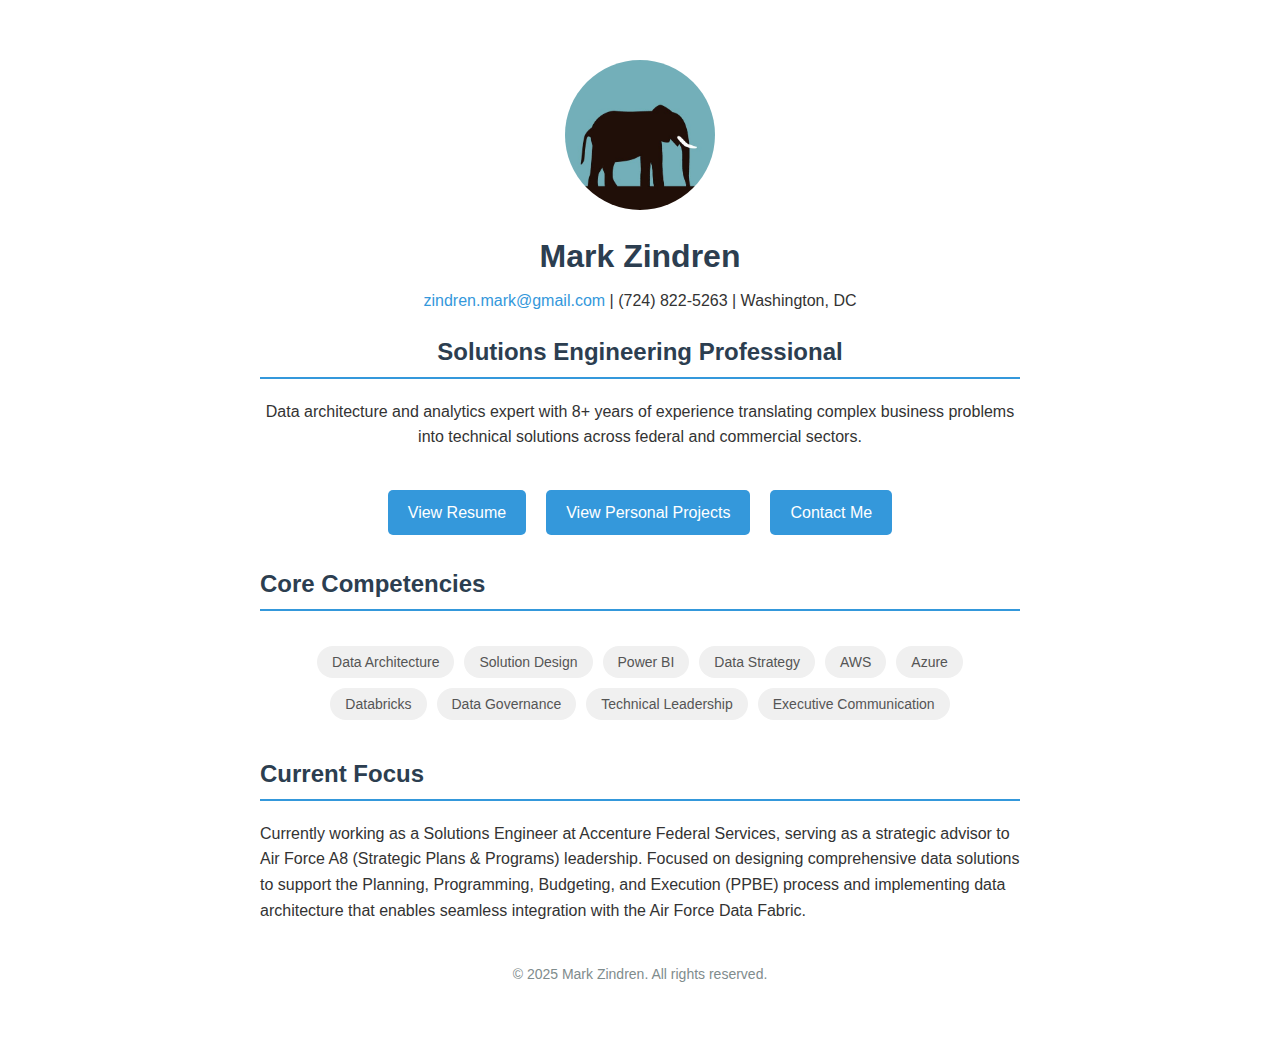
<file: index.html>
<!DOCTYPE html>
<html lang="en">

<script src="counter.js"></script>

<head>
    <meta charset="UTF-8">
    <meta name="viewport" content="width=device-width, initial-scale=1.0">
    <title>Mark Zindren - Data & Solutions Engineering Professional</title>
    <link rel="stylesheet" href="resume-styles.css">
    <style>
        .container {
            max-width: 800px;
            margin: 0 auto;
            padding: 40px 20px;
        }
        
        .profile-img {
            width: 150px;
            height: 150px;
            border-radius: 50%;
            object-fit: cover;
            margin: 0 auto 20px;
            display: block;
            background-color: #e0e0e0;
        }
        
        .intro-text {
            text-align: center;
            margin-bottom: 30px;
        }
        
        .button-link {
            display: inline-block;
            background-color: #3498db;
            color: white;
            padding: 10px 20px;
            border-radius: 5px;
            text-decoration: none;
            margin: 10px;
            transition: background-color 0.3s;
        }
        
        .button-link:hover {
            background-color: #2980b9;
            text-decoration: none;
        }
        
        .links-container {
            display: flex;
            justify-content: center;
            flex-wrap: wrap;
            margin: 20px 0;
        }
        
        .skills-container {
            display: flex;
            flex-wrap: wrap;
            justify-content: center;
            margin: 30px 0;
        }
        
        .skill-tag {
            background-color: #f0f0f0;
            padding: 5px 15px;
            margin: 5px;
            border-radius: 20px;
            font-size: 14px;
            color: #555;
        }
        
        footer {
            text-align: center;
            margin-top: 40px;
            color: #7f8c8d;
            font-size: 14px;
        }
    </style>
</head>
<body>
    <div class="container">
        <header>
            <div class="profile-img">
                <img src="mark.jpg" alt="Picture of Myself">
            </div>
            <h1>Mark Zindren</h1>
            <div class="contact-info">
                <a href="mailto:zindren.mark@gmail.com">zindren.mark@gmail.com</a> | (724) 822-5263 | Washington, DC
            </div>
        </header>

        <section class="intro-text">
            <h2>Solutions Engineering Professional</h2>
            <p>
                Data architecture and analytics expert with 8+ years of experience translating complex business problems into technical solutions across federal and commercial sectors.
            </p>
        </section>

        <div class="links-container">
            <a href="resume.html" class="button-link">View Resume</a>
			<a href="projects.html" class="button-link">View Personal Projects</a>
            <a href="mailto:zindren.mark@gmail.com" class="button-link">Contact Me</a>
        </div>

        <section>
            <h2>Core Competencies</h2>
            <div class="skills-container">
                <span class="skill-tag">Data Architecture</span>
                <span class="skill-tag">Solution Design</span>
                <span class="skill-tag">Power BI</span>
                <span class="skill-tag">Data Strategy</span>
                <span class="skill-tag">AWS</span>
                <span class="skill-tag">Azure</span>
                <span class="skill-tag">Databricks</span>
                <span class="skill-tag">Data Governance</span>
                <span class="skill-tag">Technical Leadership</span>
                <span class="skill-tag">Executive Communication</span>
            </div>
        </section>

        <section>
            <h2>Current Focus</h2>
            <p>
                Currently working as a Solutions Engineer at Accenture Federal Services, serving as a strategic advisor to Air Force A8 (Strategic Plans & Programs) leadership. Focused on designing comprehensive data solutions to support the Planning, Programming, Budgeting, and Execution (PPBE) process and implementing data architecture that enables seamless integration with the Air Force Data Fabric.
            </p>
        </section>

        <footer>
            &copy; 2025 Mark Zindren. All rights reserved.
        </footer>
    </div>
</body>
</html>
</file>
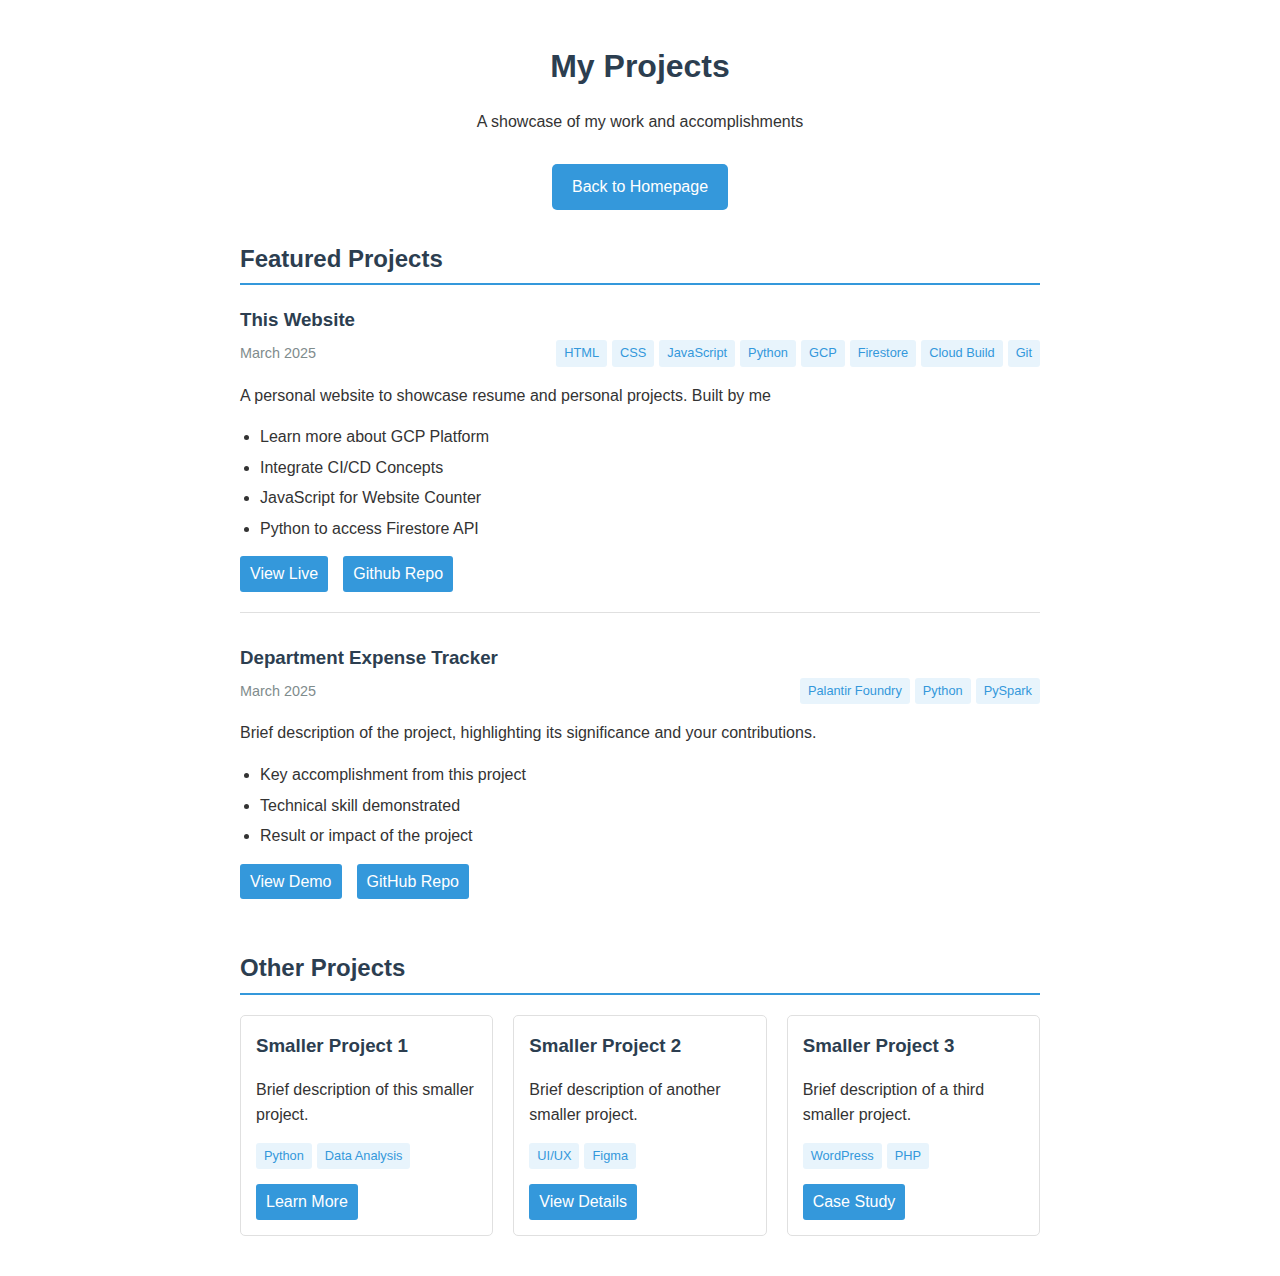
<file: projects.html>
<!DOCTYPE html>
<html lang="en">
<head>
    <meta charset="UTF-8">
    <meta name="viewport" content="width=device-width, initial-scale=1.0">
    <title>My Projects</title>
    <link rel="stylesheet" href="resume-styles.css">
</head>

<body>


    <header>
        <h1>My Projects</h1>
        <p>A showcase of my work and accomplishments</p>
    </header>

    <div class="back-button-container">
        <a href="index.html" class="back-button">Back to Homepage</a>
    </div>
    
    <div class="section">
        <h2>Featured Projects</h2>
        
        <div class="project">
            <h3>This Website</h3>
            <div class="project-info">
                <span class="project-date">March 2025</span>
                <div class="project-tags">
                    <span class="tag">HTML</span>
                    <span class="tag">CSS</span>
                    <span class="tag">JavaScript</span>
                    <span class="tag">Python</span>
                    <span class="tag">GCP</span>
                    <span class="tag">Firestore</span>
                    <span class="tag">Cloud Build</span>
                    <span class="tag">Git</span>
                </div>
            </div>
            <p class="project-description">A personal website to showcase resume and personal projects. Built by me</p>
            <ul class="project-details">
                <li>Learn more about GCP Platform</li>
                <li>Integrate CI/CD Concepts</li>
                <li>JavaScript for Website Counter</li>
                <li>Python to access Firestore API</li>
            </ul>
            <div class="project-links">
                <a href="https://mzindren.com" class="project-link">View Live</a>
                <a href="https://github.com/mdzgithub/website" class="project-link">Github Repo</a>
            </div>
        </div>
        
        <div class="project">
            <h3>Department Expense Tracker</h3>
            <div class="project-info">
                <span class="project-date">March 2025</span>
                <div class="project-tags">
                    <span class="tag">Palantir Foundry</span>
                    <span class="tag">Python</span>
                    <span class="tag">PySpark</span>
                </div>
            </div>
            <p class="project-description">Brief description of the project, highlighting its significance and your contributions.</p>
            <ul class="project-details">
                <li>Key accomplishment from this project</li>
                <li>Technical skill demonstrated</li>
                <li>Result or impact of the project</li>
            </ul>
            <div class="project-links">
                <a href="#" class="project-link">View Demo</a>
                <a href="#" class="project-link">GitHub Repo</a>
            </div>
        </div>
    </div>
    
    <div class="section">
        <h2>Other Projects</h2>
        <div class="projects-grid">
            <div class="project-card">
                <h3>Smaller Project 1</h3>
                <p>Brief description of this smaller project.</p>
                <div class="project-tags">
                    <span class="tag">Python</span>
                    <span class="tag">Data Analysis</span>
                </div>
                <a href="#" class="project-link">Learn More</a>
            </div>
            
            <div class="project-card">
                <h3>Smaller Project 2</h3>
                <p>Brief description of another smaller project.</p>
                <div class="project-tags">
                    <span class="tag">UI/UX</span>
                    <span class="tag">Figma</span>
                </div>
                <a href="#" class="project-link">View Details</a>
            </div>
            
            <div class="project-card">
                <h3>Smaller Project 3</h3>
                <p>Brief description of a third smaller project.</p>
                <div class="project-tags">
                    <span class="tag">WordPress</span>
                    <span class="tag">PHP</span>
                </div>
                <a href="#" class="project-link">Case Study</a>
            </div>
        </div>
    </div>
</body>
</html>
</file>
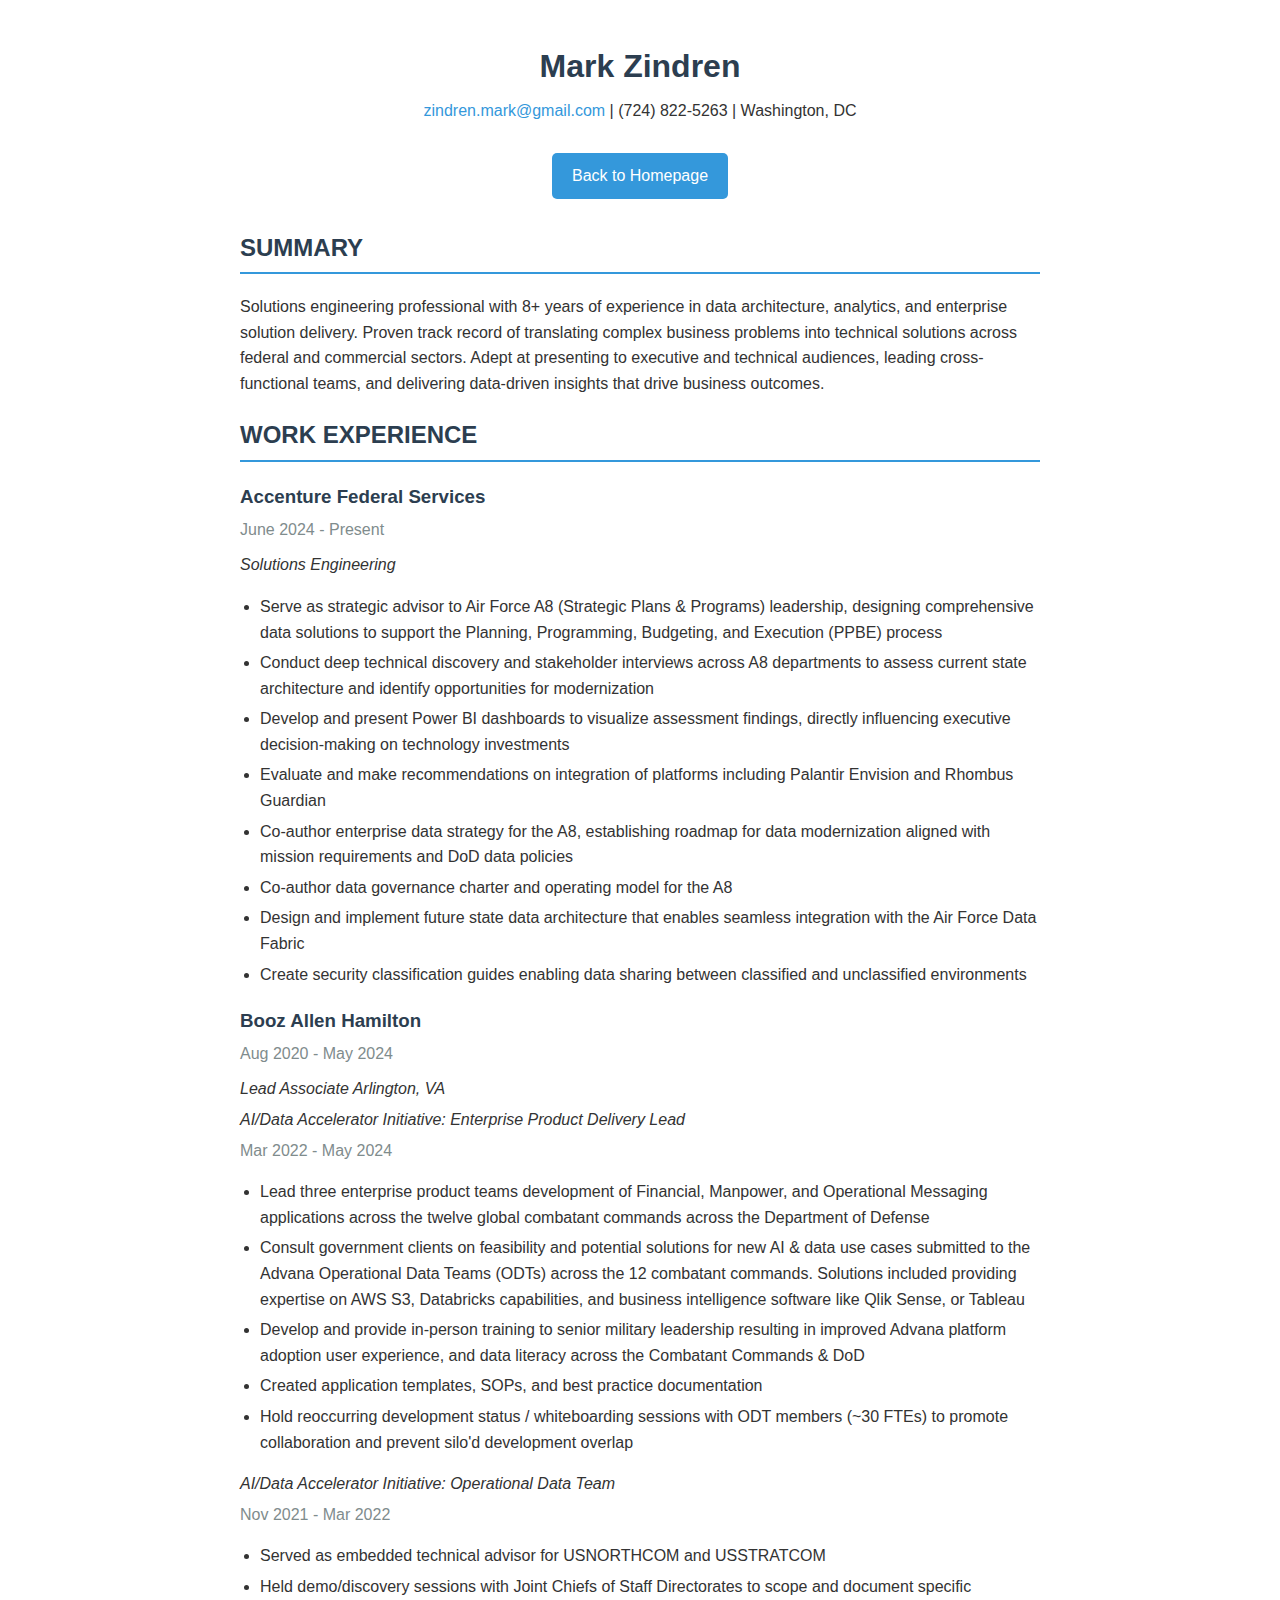
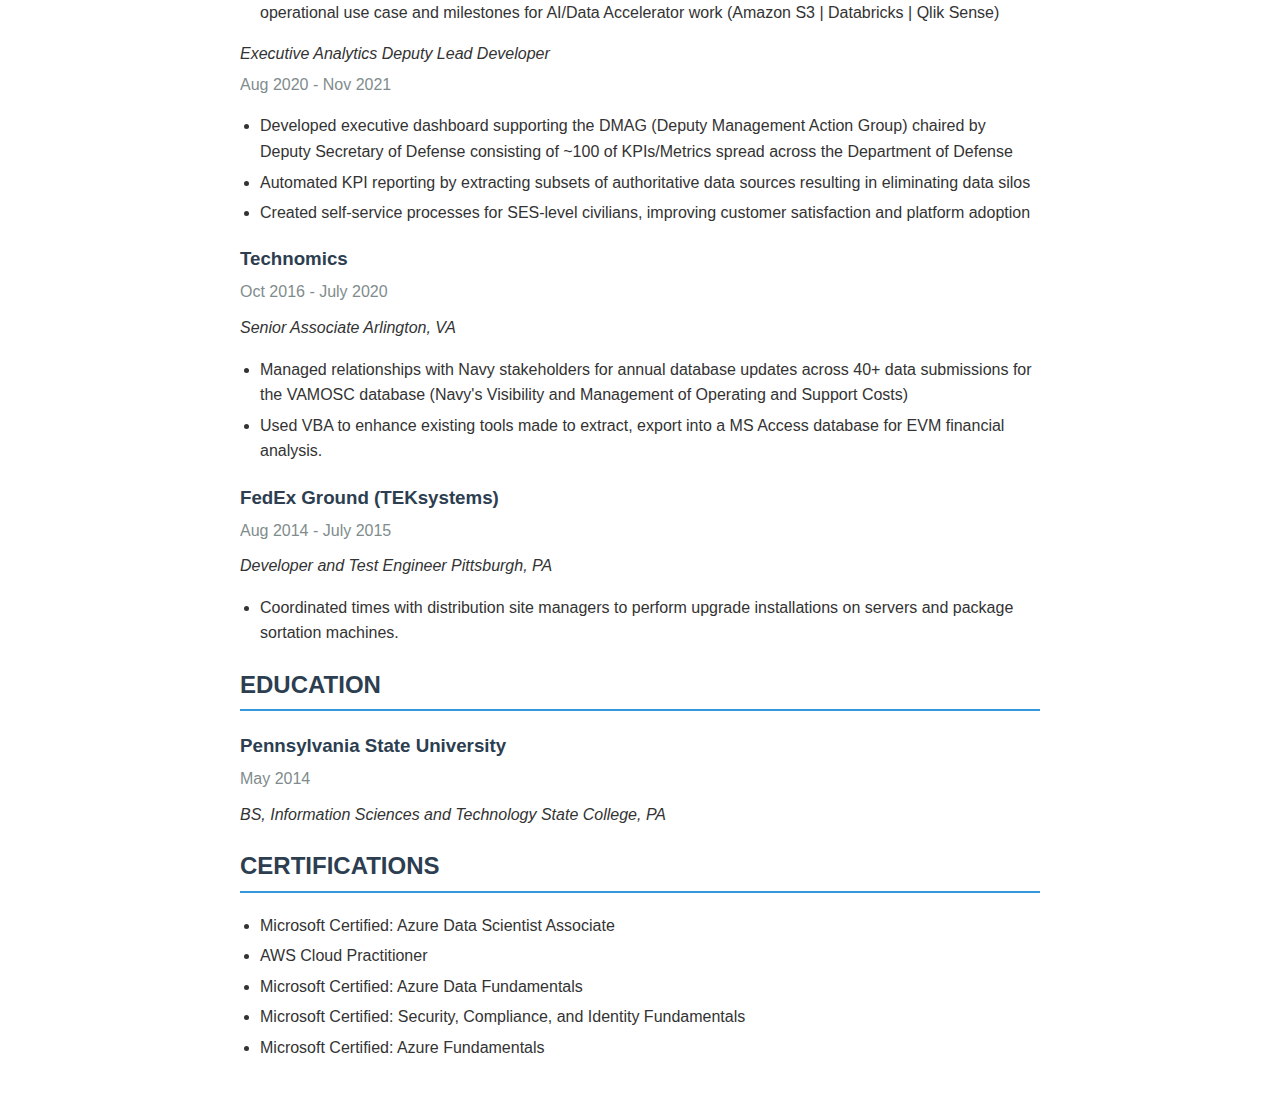
<file: resume.html>
<!DOCTYPE html>
<html lang="en">
<head>
    <meta charset="UTF-8">
    <meta name="viewport" content="width=device-width, initial-scale=1.0">
    <title>Mark Zindren - Resume</title>
    <link rel="stylesheet" href="resume-styles.css">
</head>
<body>
    <header>
        <h1>Mark Zindren</h1>
        <div class="contact-info">
            <a href="mailto:zindren.mark@gmail.com">zindren.mark@gmail.com</a> | (724) 822-5263 | Washington, DC
        </div>
    </header>

    <div class="back-button-container">
        <a href="index.html" class="back-button">Back to Homepage</a>
    </div>

    <section class="section">
        <h2>SUMMARY</h2>
        <p>
            Solutions engineering professional with 8+ years of experience in data architecture, analytics, and enterprise solution delivery. Proven track record of translating complex business problems into technical solutions across federal and commercial sectors. Adept at presenting to executive and technical audiences, leading cross-functional teams, and delivering data-driven insights that drive business outcomes.
        </p>
    </section>

    <section class="section">
        <h2>WORK EXPERIENCE</h2>
        
        <div class="subsection">
            <h3>Accenture Federal Services</h3>
            <div class="date-range">June 2024 - Present</div>
            <div class="job-title">Solutions Engineering</div>
            
            <ul>
                <li>Serve as strategic advisor to Air Force A8 (Strategic Plans &amp; Programs) leadership, designing comprehensive data solutions to support the Planning, Programming, Budgeting, and Execution (PPBE) process</li>
                <li>Conduct deep technical discovery and stakeholder interviews across A8 departments to assess current state architecture and identify opportunities for modernization</li>
                <li>Develop and present Power BI dashboards to visualize assessment findings, directly influencing executive decision-making on technology investments</li>
                <li>Evaluate and make recommendations on integration of platforms including Palantir Envision and Rhombus Guardian</li>
                <li>Co-author enterprise data strategy for the A8, establishing roadmap for data modernization aligned with mission requirements and DoD data policies</li>
                <li>Co-author data governance charter and operating model for the A8</li>
                <li>Design and implement future state data architecture that enables seamless integration with the Air Force Data Fabric</li>
                <li>Create security classification guides enabling data sharing between classified and unclassified environments</li>
            </ul>
        </div>

        <div class="subsection">
            <h3>Booz Allen Hamilton</h3>
            <div class="date-range">Aug 2020 - May 2024</div>
            <div class="job-title">Lead Associate <span class="job-location">Arlington, VA</span></div>
            
            <div class="subsection">
                <div class="job-title">AI/Data Accelerator Initiative: Enterprise Product Delivery Lead</div>
                <div class="date-range">Mar 2022 - May 2024</div>
                <ul>
                    <li>Lead three enterprise product teams development of Financial, Manpower, and Operational Messaging applications across the twelve global combatant commands across the Department of Defense</li>
                    <li>Consult government clients on feasibility and potential solutions for new AI &amp; data use cases submitted to the Advana Operational Data Teams (ODTs) across the 12 combatant commands. Solutions included providing expertise on AWS S3, Databricks capabilities, and business intelligence software like Qlik Sense, or Tableau</li>
                    <li>Develop and provide in-person training to senior military leadership resulting in improved Advana platform adoption user experience, and data literacy across the Combatant Commands &amp; DoD</li>
                    <li>Created application templates, SOPs, and best practice documentation</li>
                    <li>Hold reoccurring development status / whiteboarding sessions with ODT members (~30 FTEs) to promote collaboration and prevent silo'd development overlap</li>
                </ul>
            </div>
            
            <div class="subsection">
                <div class="job-title">AI/Data Accelerator Initiative: Operational Data Team</div>
                <div class="date-range">Nov 2021 - Mar 2022</div>
                <ul>
                    <li>Served as embedded technical advisor for USNORTHCOM and USSTRATCOM</li>
                    <li>Held demo/discovery sessions with Joint Chiefs of Staff Directorates to scope and document specific operational use case and milestones for AI/Data Accelerator work (Amazon S3 | Databricks | Qlik Sense)</li>
                </ul>
            </div>
            
            <div class="subsection">
                <div class="job-title">Executive Analytics Deputy Lead Developer</div>
                <div class="date-range">Aug 2020 - Nov 2021</div>
                <ul>
                    <li>Developed executive dashboard supporting the DMAG (Deputy Management Action Group) chaired by Deputy Secretary of Defense consisting of ~100 of KPIs/Metrics spread across the Department of Defense</li>
                    <li>Automated KPI reporting by extracting subsets of authoritative data sources resulting in eliminating data silos</li>
                    <li>Created self-service processes for SES-level civilians, improving customer satisfaction and platform adoption</li>
                </ul>
            </div>
        </div>

        <div class="subsection">
            <h3>Technomics</h3>
            <div class="date-range">Oct 2016 - July 2020</div>
            <div class="job-title">Senior Associate <span class="job-location">Arlington, VA</span></div>
            <ul>
                <li>Managed relationships with Navy stakeholders for annual database updates across 40+ data submissions for the VAMOSC database (Navy's Visibility and Management of Operating and Support Costs)</li>
                <li>Used VBA to enhance existing tools made to extract, export into a MS Access database for EVM financial analysis.</li>
            </ul>
        </div>

        <div class="subsection">
            <h3>FedEx Ground (TEKsystems)</h3>
            <div class="date-range">Aug 2014 - July 2015</div>
            <div class="job-title">Developer and Test Engineer <span class="job-location">Pittsburgh, PA</span></div>
            <ul>
                <li>Coordinated times with distribution site managers to perform upgrade installations on servers and package sortation machines.</li>
            </ul>
        </div>
    </section>

    <section class="section">
        <h2>EDUCATION</h2>
        <div class="subsection">
            <h3>Pennsylvania State University</h3>
            <div class="date-range">May 2014</div>
            <div class="job-title">BS, Information Sciences and Technology <span class="job-location">State College, PA</span></div>
        </div>
    </section>

    <section class="section">
        <h2>CERTIFICATIONS</h2>
        <ul>
            <li>Microsoft Certified: Azure Data Scientist Associate</li>
            <li>AWS Cloud Practitioner</li>
            <li>Microsoft Certified: Azure Data Fundamentals</li>
            <li>Microsoft Certified: Security, Compliance, and Identity Fundamentals</li>
            <li>Microsoft Certified: Azure Fundamentals</li>
        </ul>
    </section>
</body>
</html>
</file>
<file: resume-styles.css>
body {
    font-family: Arial, sans-serif;
    line-height: 1.6;
    padding: 20px;
    color: #333;
    max-width: 800px;
    margin: 0 auto;
}

header {
    text-align: center;
    margin-bottom: 20px;
}

h1 {
    margin-bottom: 5px;
    color: #2c3e50;
}

.contact-info {
    margin-bottom: 20px;
}

h2 {
    border-bottom: 2px solid #3498db;
    padding-bottom: 5px;
    color: #2c3e50;
}

h3 {
    margin-bottom: 5px;
    color: #2c3e50;
}

.job-title {
    font-style: italic;
    margin-bottom: 5px;
}

.job-location {
    font-weight: normal;
    display: inline;
}

.date-range {
    color: #7f8c8d;
    margin-bottom: 10px;
}

ul {
    padding-left: 20px;
}

li {
    margin-bottom: 5px;
}

.section {
    margin-bottom: 20px;
}

.subsection {
    margin-bottom: 15px;
}

a {
    color: #3498db;
    text-decoration: none;
}

a:hover {
    text-decoration: underline;
}

@media print {
    body {
        padding: 0;
    }
    
    a {
        color: #333;
    }
}

/* Project Styles */
.project {
    margin-bottom: 30px;
    padding-bottom: 20px;
    border-bottom: 1px solid #e0e0e0;
}

.project:last-child {
    border-bottom: none;
}

.project-info {
    display: flex;
    justify-content: space-between;
    align-items: center;
    margin-bottom: 10px;
}

.project-date {
    color: #7f8c8d;
    font-size: 0.9em;
}

.project-tags {
    display: flex;
    flex-wrap: wrap;
    gap: 5px;
}

.tag {
    background-color: #e8f4fc;
    color: #3498db;
    padding: 3px 8px;
    border-radius: 3px;
    font-size: 0.8em;
}

.project-description {
    margin-bottom: 10px;
}

.project-details {
    margin-bottom: 15px;
}

.project-links {
    display: flex;
    gap: 15px;
}

.project-link {
    display: inline-block;
    padding: 5px 10px;
    background-color: #3498db;
    color: white;
    border-radius: 3px;
    transition: background-color 0.3s;
}

.project-link:hover {
    background-color: #2980b9;
    text-decoration: none;
}

/* Projects Grid for Smaller Projects */
.projects-grid {
    display: grid;
    grid-template-columns: repeat(auto-fill, minmax(250px, 1fr));
    gap: 20px;
    margin-top: 20px;
}

.project-card {
    border: 1px solid #e0e0e0;
    border-radius: 5px;
    padding: 15px;
    transition: box-shadow 0.3s;
}

.project-card:hover {
    box-shadow: 0 5px 15px rgba(0, 0, 0, 0.1);
}

.project-card h3 {
    margin-top: 0;
    margin-bottom: 10px;
}

.project-card p {
    margin-bottom: 15px;
}

.project-card .project-tags {
    margin-bottom: 15px;
}

.project-card .project-link {
    display: inline-block;
}

/* Responsive adjustments */
@media (max-width: 600px) {
    .project-info {
        flex-direction: column;
        align-items: flex-start;
    }
    
    .project-tags {
        margin-top: 5px;
    }
    
    .projects-grid {
        grid-template-columns: 1fr;
    }
}

/* Profile image styling */
.profile-img {
    width: 150px;
    height: 150px;
    margin: 0 auto 15px;
    border-radius: 50%;
    overflow: hidden;
}

.profile-img img {
    width: 100%;
    height: 100%;
    object-fit: cover;
}

.back-button-container {
    text-align: center;
    margin: 30px 0;
}

.back-button {
    display: inline-block;
    background-color: #3498db;
    color: white;
    padding: 10px 20px;
    border-radius: 5px;
    text-decoration: none;
    transition: background-color 0.3s;
}

.back-button:hover {
    background-color: #2980b9;
    text-decoration: none;
}
</file>
